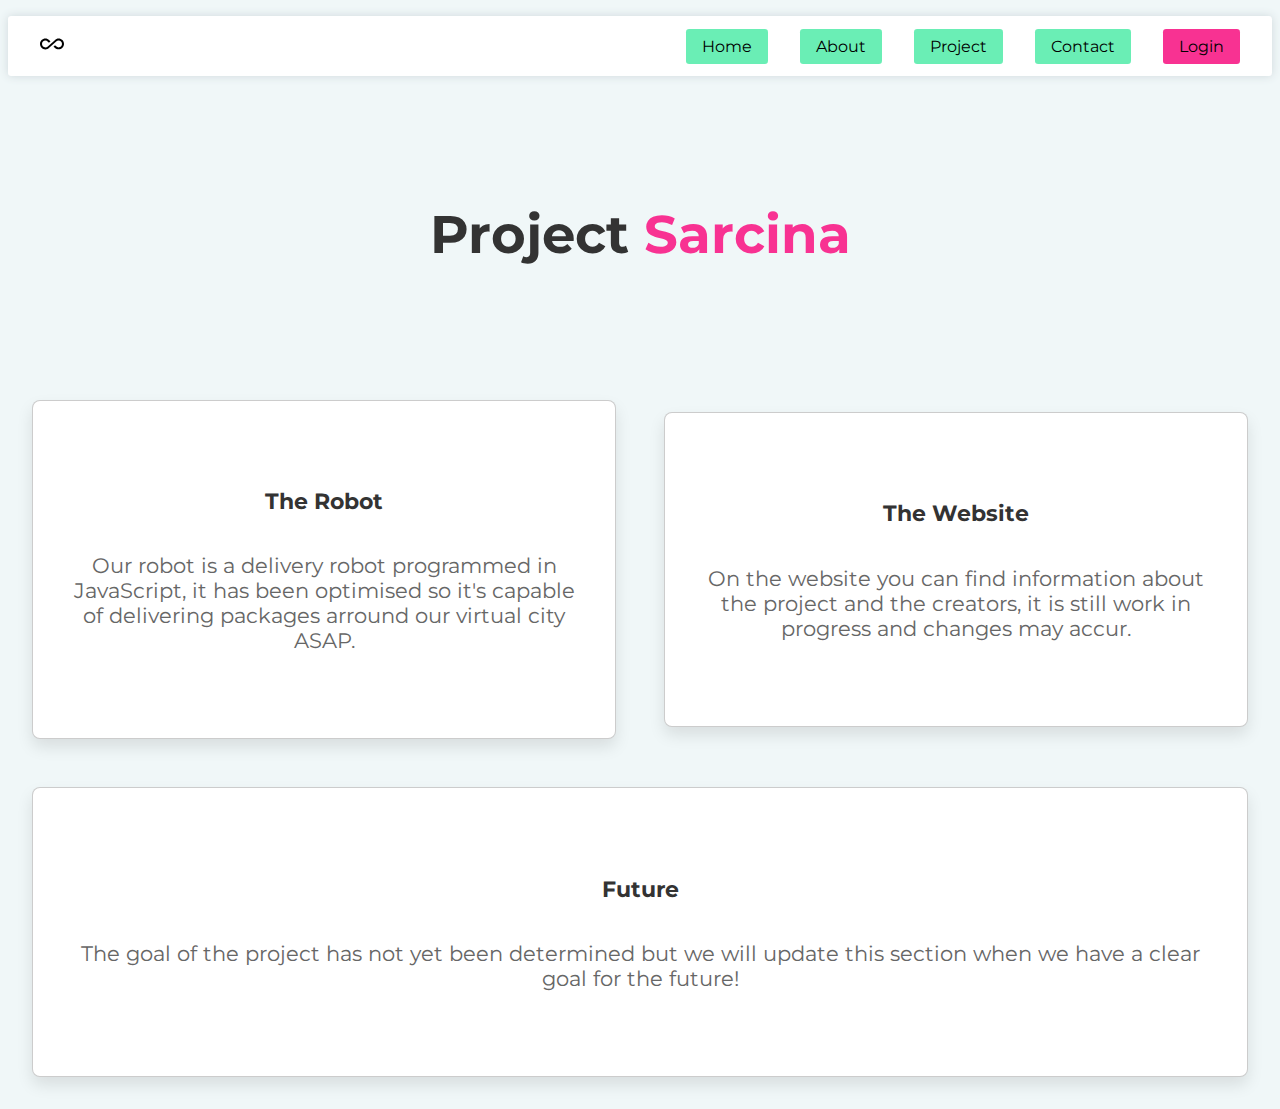
<file: index.html>
<!DOCTYPE html>
<html lang="en">

<head>
	<!-- META -->
	<meta charset="UTF-8" />
	<meta name="viewport" content="width=device-width, initial-scale=1.0" />
	<meta http-equiv="X-UA-Compatible" content="ie=edge" />

	<!-- CSS -->
	<link rel="stylesheet" href="styles/town.css" />
	<link rel="stylesheet" href="styles/navbar.css" />
	<link rel="stylesheet" href="styles/home.css" />
	<link rel="stylesheet" href="https://fonts.googleapis.com/css?family=Montserrat:400,400i,700">

	<!-- Javascript -->

	<title>Project Sarcina</title>

</head>

<body>
	<!-- Navbar -->
	<section>
		<nav>
			<ul class="nav-list">
				<li class="nav-item">
					<svg width="24" height="24" viewBox="0 0 24 24">
							<path d="M18.6,6.62C17.16,6.62 15.8,7.18 14.83,8.15L7.8,14.39C7.16,15.03 6.31,15.38 5.4,15.38C3.53,15.38 2,13.87 2,12C2,10.13 3.53,8.62 5.4,8.62C6.31,8.62 7.16,8.97 7.84,9.65L8.97,10.65L10.5,9.31L9.22,8.2C8.2,7.18 6.84,6.62 5.4,6.62C2.42,6.62 0,9.04 0,12C0,14.96 2.42,17.38 5.4,17.38C6.84,17.38 8.2,16.82 9.17,15.85L16.2,9.61C16.84,8.97 17.69,8.62 18.6,8.62C20.47,8.62 22,10.13 22,12C22,13.87 20.47,15.38 18.6,15.38C17.7,15.38 16.84,15.03 16.16,14.35L15,13.34L13.5,14.68L14.78,15.8C15.8,16.81 17.15,17.37 18.6,17.37C21.58,17.37 24,14.96 24,12C24,9 21.58,6.62 18.6,6.62Z"
							/> </svg>
				</li>
				<li class="nav-item">
					<a href="index.html">Home</a>
				</li>
				<li class="nav-item">
					<a href="about.html">About</a>
				</li>
				<li class="nav-item">
					<a href="project.html">Project</a>
				</li>
      <li class="nav-item">
        <a href="contact.html">Contact</a>
      </li>
        <li class="nav-item-2">
          <a href="login.html">Login</a>
      </li>
    </ul>
  </nav>
         
<!-- Title -->
<br>
<br>
<br>
<section class="home" id="home">

    <div class="content">
        <h3>Project <span>Sarcina</span></h3>
    </div>

</section>


<!-- features -->
<br>
<br>
<br>
<section class="features" id="features">

    <div class="box-container">

        <div class="box">
            <h3>The Robot</h3>
            <p>Our robot is a delivery robot programmed in JavaScript, it has been optimised so it's capable of delivering packages arround our virtual city ASAP.</p>
        </div>

        <div class="box">
            <h3>The Website</h3>
            <p>On the website you can find information about the project and the creators, it is still work in progress and changes may accur.</p>
        </div>

        <div class="box">
            <h3>Future</h3>
            <p>The goal of the project has not yet been determined but we will update this section when we have a clear goal for the future!</p>
        </div>

    </div>

</section>
</body>
</html>
</file>
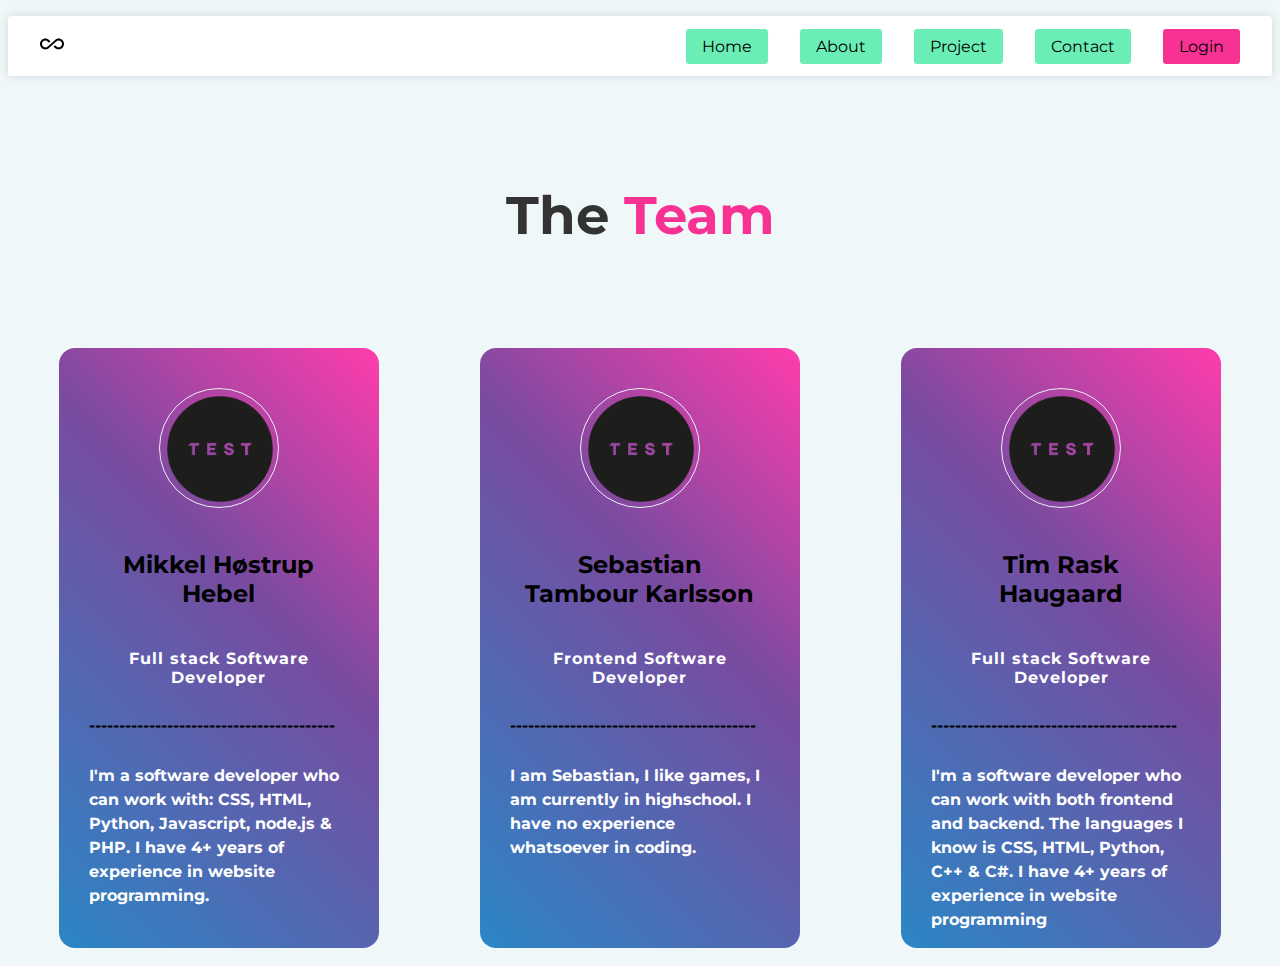
<file: about.html>
<!DOCTYPE html>
<html lang="en">
    <head>
        <!-- META -->
        <meta charset="UTF-8" />
        <meta name="viewport" content="width=device-width, initial-scale=1.0" />
        <meta http-equiv="X-UA-Compatible" content="ie=edge" />

        <!-- CSS -->
        <link rel="stylesheet" href="styles/navbar.css"/>
        <link rel="stylesheet" href="styles/aboutcards.css" />
        <link rel="stylesheet" href="styles/home.css" />

        <link rel="stylesheet" href="https://fonts.googleapis.com/css?family=Montserrat:400,400i,700" >

        <title>Project Sarcina</title>

    </head>
    <body>
      <!-- Navbar -->
      <section>
  <nav>
    <ul class="nav-list">
      <li class="nav-item">
        <svg width="24" height="24" viewBox="0 0 24 24">
            <path d="M18.6,6.62C17.16,6.62 15.8,7.18 14.83,8.15L7.8,14.39C7.16,15.03 6.31,15.38 5.4,15.38C3.53,15.38 2,13.87 2,12C2,10.13 3.53,8.62 5.4,8.62C6.31,8.62 7.16,8.97 7.84,9.65L8.97,10.65L10.5,9.31L9.22,8.2C8.2,7.18 6.84,6.62 5.4,6.62C2.42,6.62 0,9.04 0,12C0,14.96 2.42,17.38 5.4,17.38C6.84,17.38 8.2,16.82 9.17,15.85L16.2,9.61C16.84,8.97 17.69,8.62 18.6,8.62C20.47,8.62 22,10.13 22,12C22,13.87 20.47,15.38 18.6,15.38C17.7,15.38 16.84,15.03 16.16,14.35L15,13.34L13.5,14.68L14.78,15.8C15.8,16.81 17.15,17.37 18.6,17.37C21.58,17.37 24,14.96 24,12C24,9 21.58,6.62 18.6,6.62Z" /> </svg>
      </li>
      <li class="nav-item">
        <a href="index.html">Home</a>
      </li>
      <li class="nav-item">
        <a href="about.html">About</a>
      </li>
      <li class="nav-item">
        <a href="project.html">Project</a>
      </li>
      <li class="nav-item">
        <a href="contact.html">Contact</a>
      </li>
            <li class="nav-item-2">
        <a href="login.html">Login</a>
      </li>
    </ul>
  </nav>
  </section>


<!-- Title -->     
<section class="home" id="home">

    <div class="content">
        <br> </br>
        <h3>The <span>Team </span></h3>
        <br> </br>
    </div>

</section>

<!-- About us Cards -->
<div class="container">
		<div class="card">
			<div class="imgBox"><img src="img/m.jpg"></div>
			<h4>Mikkel Høstrup Hebel</h4>
			<h5>Full stack Software Developer</h5>
      <p2>-----------------------------------------</p2>
			<p>I'm a software developer who can work with: CSS, HTML, Python, Javascript, node.js & PHP. I have 4+ years of experience in website programming.</p>
		</div>

		<div class="card">
			<div class="imgBox"><img src="img/s.jpg"></div>
			<h4>Sebastian Tambour Karlsson</h4>
			<h5>Frontend Software Developer</h5>
      <p2>-----------------------------------------</p2>
			<p>I am Sebastian, I like games, I am currently in highschool. I have no experience whatsoever in coding.</p>
		</div>
		
		<div class="card">
			<div class="imgBox"><img src="img/t.jpg"></div>
			<h4>Tim Rask Haugaard</h4>
			<h5>Full stack Software Developer</h5>
      <p2>-----------------------------------------</p2>
			<p>I'm a software developer who can work with both frontend and backend. The languages ​​I know is CSS, HTML, Python, C++ & C#. I have 4+ years of experience in website programming</p>
		</div>
		
	</div>
  </section>
  </body>
  </html>
</file>
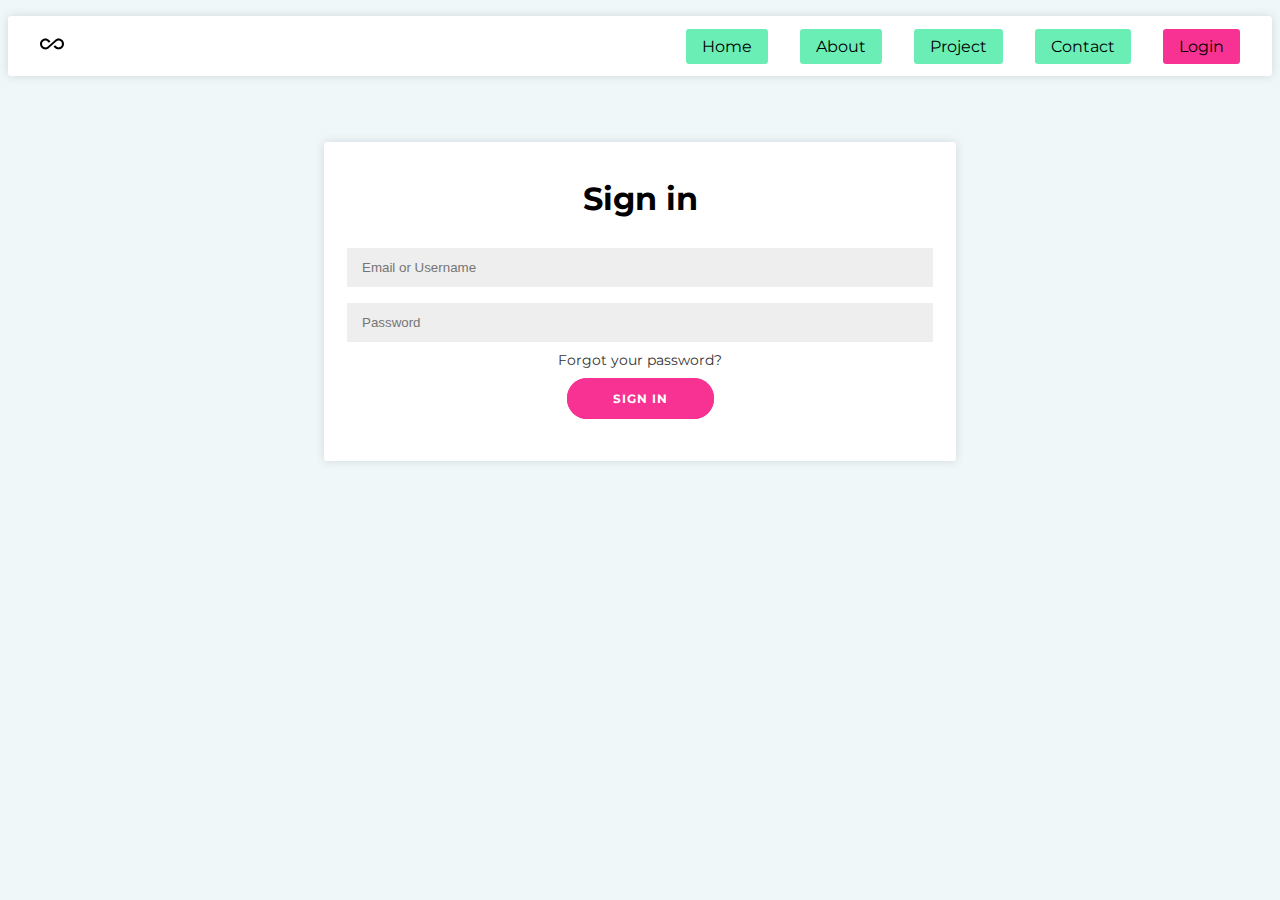
<file: login.html>
<!DOCTYPE html>
<html lang="en">

<head>
	<!-- META -->
	<meta charset="UTF-8" />
	<meta name="viewport" content="width=device-width, initial-scale=1.0" />
	<meta http-equiv="X-UA-Compatible" content="ie=edge" />

	<!-- CSS -->
	<link rel="stylesheet" href="styles/navbar.css" />
	<link rel="stylesheet" href="styles/login.css" />
	<link rel="stylesheet" href="https://fonts.googleapis.com/css?family=Montserrat:400,400i,700">
  <link rel="stylesheet" href="styles/town.css" />

	<title>Project Sarcina</title>

</head>

<body>
	<!-- Navbar -->
	<section>
		<nav>
			<ul class="nav-list">
				<li class="nav-item">
					<svg width="24" height="24" viewBox="0 0 24 24">
							<path d="M18.6,6.62C17.16,6.62 15.8,7.18 14.83,8.15L7.8,14.39C7.16,15.03 6.31,15.38 5.4,15.38C3.53,15.38 2,13.87 2,12C2,10.13 3.53,8.62 5.4,8.62C6.31,8.62 7.16,8.97 7.84,9.65L8.97,10.65L10.5,9.31L9.22,8.2C8.2,7.18 6.84,6.62 5.4,6.62C2.42,6.62 0,9.04 0,12C0,14.96 2.42,17.38 5.4,17.38C6.84,17.38 8.2,16.82 9.17,15.85L16.2,9.61C16.84,8.97 17.69,8.62 18.6,8.62C20.47,8.62 22,10.13 22,12C22,13.87 20.47,15.38 18.6,15.38C17.7,15.38 16.84,15.03 16.16,14.35L15,13.34L13.5,14.68L14.78,15.8C15.8,16.81 17.15,17.37 18.6,17.37C21.58,17.37 24,14.96 24,12C24,9 21.58,6.62 18.6,6.62Z"
							/> </svg>
				</li>
				<li class="nav-item">
					<a href="index.html">Home</a>
				</li>
				<li class="nav-item">
					<a href="about.html">About</a>
				</li>
				<li class="nav-item">
					<a href="project.html">Project</a>
				</li>
      <li class="nav-item">
        <a href="contact.html">Contact</a>
      </li>
        <li class="nav-item-2">
          <a href="login.html">Login</a>
      </li>
    </ul>
  </nav>

  	<!-- Login form -->
<div class="login" style="align:center;">
	<div class="sign-in-container">
			<h1>Sign in</h1>
			<input type="email" placeholder="Email or Username" />
			<input type="password" placeholder="Password" />
			<a href="forgot-ps.html">Forgot your password?</a>
      <br> </br>
        <li class="item-sign-in">
          <a href="##">Sign In</a>
      </li>
      <br> </br>
	</div>
</div>
</body>
</html>
</file>
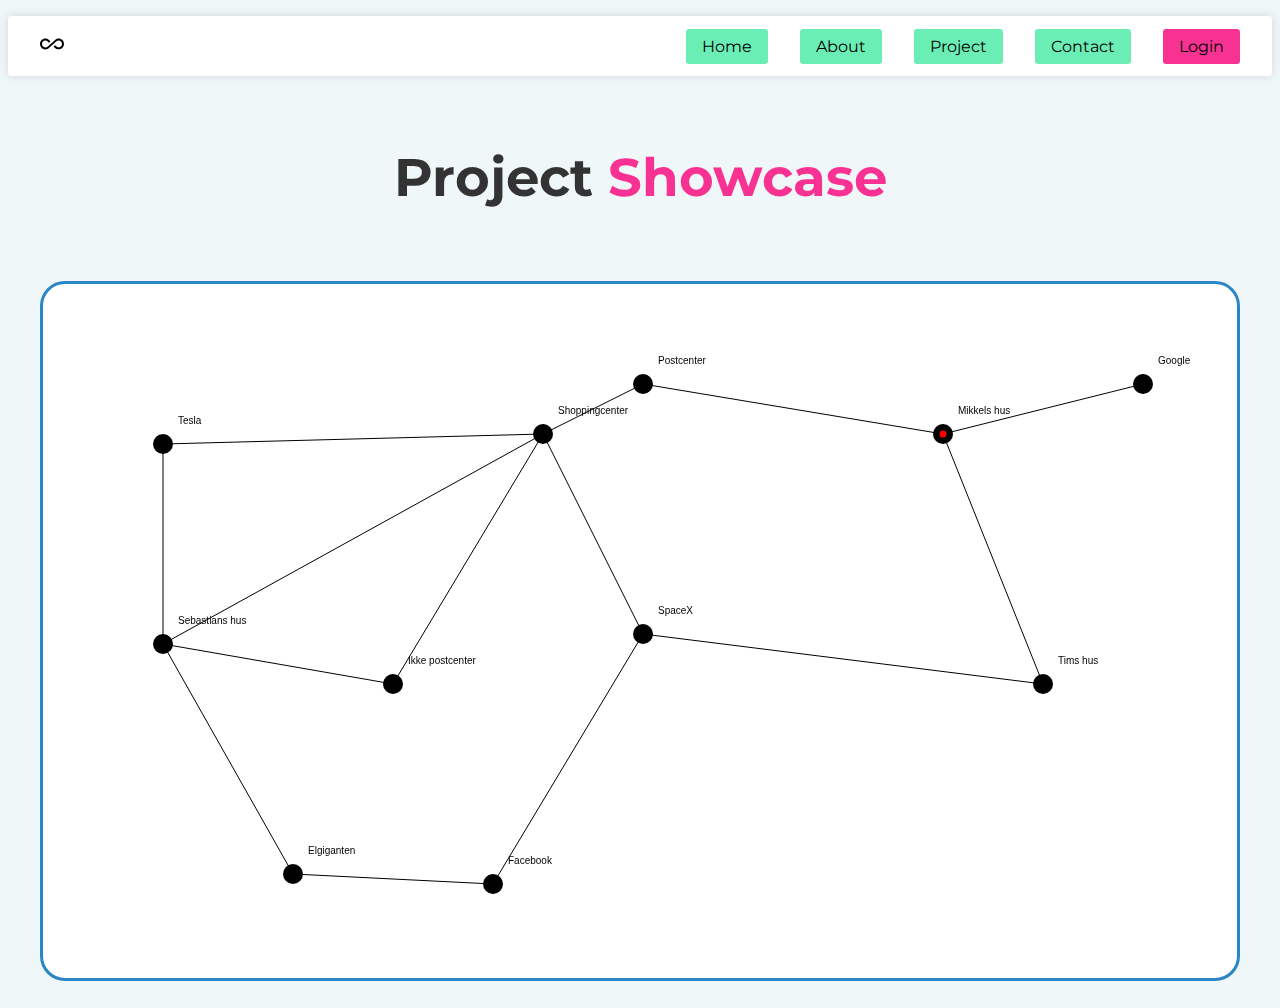
<file: project.html>
<!DOCTYPE html>
<html lang="en">
    <head>
        <!-- META -->
        <meta charset="UTF-8" />
        <meta name="viewport" content="width=device-width, initial-scale=1.0" />
        <meta http-equiv="X-UA-Compatible" content="ie=edge" />

        <!-- CSS -->
        <link rel="stylesheet" href="styles/town.css" />
        <link rel="stylesheet" href="styles/navbar.css" />
        <link rel="stylesheet" href="https://fonts.googleapis.com/css?family=Montserrat:400,400i,700">

        <!-- Javascript -->
        <script src="scripts/data.js" defer></script>
        <script src="scripts/visual.js" defer></script>
        <script src="scripts/town.js" defer></script>
        <script src="scripts/main.js" defer></script>

        <title>Project Sarcina</title>

    </head>
    <body>
      <!-- Navbar -->
      <section>
  <nav>
    <ul class="nav-list">
      <li class="nav-item">
        <svg width="24" height="24" viewBox="0 0 24 24">
            <path d="M18.6,6.62C17.16,6.62 15.8,7.18 14.83,8.15L7.8,14.39C7.16,15.03 6.31,15.38 5.4,15.38C3.53,15.38 2,13.87 2,12C2,10.13 3.53,8.62 5.4,8.62C6.31,8.62 7.16,8.97 7.84,9.65L8.97,10.65L10.5,9.31L9.22,8.2C8.2,7.18 6.84,6.62 5.4,6.62C2.42,6.62 0,9.04 0,12C0,14.96 2.42,17.38 5.4,17.38C6.84,17.38 8.2,16.82 9.17,15.85L16.2,9.61C16.84,8.97 17.69,8.62 18.6,8.62C20.47,8.62 22,10.13 22,12C22,13.87 20.47,15.38 18.6,15.38C17.7,15.38 16.84,15.03 16.16,14.35L15,13.34L13.5,14.68L14.78,15.8C15.8,16.81 17.15,17.37 18.6,17.37C21.58,17.37 24,14.96 24,12C24,9 21.58,6.62 18.6,6.62Z" /> </svg>
      </li>
      <li class="nav-item">
        <a href="index.html">Home</a>
      </li>
      <li class="nav-item">
        <a href="about.html">About</a>
      </li>
      <li class="nav-item">
        <a href="project.html">Project</a>
      </li>
      <li class="nav-item">
        <a href="contact.html">Contact</a>
      </li>
      <li class="nav-item-2">
        <a href="login.html">Login</a>
      </li>
    </ul>
  </nav>
  </section>

<!-- Title -->
<section class="title" id="title">
    <div class="content">
        <h3>Project <span>Showcase </span></h3>
    </div>
</section>

  <!-- Main robot map -->
  <br>
        <main>
          <div class="canvas">
            <canvas id="town" width="1200px" height="700px"> </canvas>
            <p id="msgBox"></p>
          </div>
        </main>
  <br>
    </body>
</html>
</file>
<file: styles/town.css>
:root {
    --canvas-height: 700px;
    --canvas-width: 1200px;
}

 /* *{
	margin: 0;
	padding: 0;
	box-sizing: border-box;
} 

/*   Title skrift */
.title{
    display: flex;
    align-items: center;
    justify-content: center;
    background-size: cover;
    background-position: center;
}

/*   Title skrift */
.title .content h3{
    font-size: 3.3rem;
    color:#333;
}

/*   Title Span skrift */
.title .content h3 span{
    color:#F83292;
}

/*   Canvas'et som roboten og byen skal være på (makes canvas responsive) */
main {
    grid-row: 2;
    grid-column: 2;
    height: var(--canvas-height);
    width: var(--canvas-width);
    background: #fff;
    border-radius: 25px;
    border-style: solid;
    border-color:#2B86C5;
    position: relative;
    padding-left: 0;
    padding-right: 0;
    margin-left: auto;
    margin-right: auto;
    display: block;
}

#msgBox {
    position: absolute;
    top: 0;
    left: 0;
    z-index: 1;
    height: 1em;
    width: 100%;
    margin: 0 2em;
}
</file>
<file: styles/navbar.css>
*,
*:before,
*:after {
  box-sizing: border-box;
}

/*   Selve baggrunds farve & skrifttype (makes navbar responsive) */
body {
  font-family: Montserrat, sans-serif;
  background: #f0f7f8;
  width:auto;
  height:auto;
}

/*   Box around links */
.nav-list {
  background: white;
  box-shadow: 0px 0px 10px #cfd8dc;
  padding: 1rem 0;
  border-radius: 0.2rem;
  display: flex;
  justify-content: flex-end;
  align-items: center;
}

/*  Fikser så der ikke er nogle style på linksne */
.nav-item {
  list-style: none;
}

/*   Navbar Links design */
.nav-item a {
  text-decoration: none;
  color: black;
  margin-right: 2rem;
  font-size: 1rem;
  background: #6aeeb5;
  border: none;
  outline: none;
  border-radius: 0.2rem;
  padding: 0.5rem 1rem;
  cursor: pointer;
}

/*   Navbar Links hover effekt */
.nav-item a:hover {
  color: #fff;
}

/*  Fikser så der ikke er nogle style på Login knappen */
.nav-item-2 {
  list-style: none;
}

/*   Navbar Login knap design */
.nav-item-2 a {
  text-decoration: none;
  color: black;
  margin-right: 2rem;
  font-size: 1rem;
  background: #F83292;
  border: none;
  outline: none;
  border-radius: 0.2rem;
  padding: 0.5rem 1rem;
  cursor: pointer;
}

/*   Navbar Login hover effekt */
.nav-item-2 a:hover {
  color: #fff;
}

/*   Navbar right logo and left links */
.nav-item:first-child {
  margin-right: auto;
  margin-left: 2rem;
  
}
</file>
<file: styles/home.css>
@import url('https://fonts.googleapis.com/css2?family=Poppins:wght@100;200;300;400&display=swap');

/*   Sætter title i midten */
.home{
    display: flex;
    align-items: center;
    justify-content: center;
    background-size: cover;
    background-position: center;
    margin-left: auto;
    margin-right: auto;
}

/*   Title skrift */
.home .content h3{
    font-size: 3.3rem;
    color:#333;
}

/*   Title Span skrift */
.home .content h3 span{
    color:#F83292;
}

/*   Features box center fix (makes boxes responsive) */
.features .box-container{
    display: flex;
    align-items: center;
    justify-content: center;
    flex-wrap: wrap;
    top: 150px;
}

/*   Features box create */
.features .box-container .box{
    flex:1 1 30rem;
    background:#fff;
    border-radius: .5rem;
    border:.1rem solid rgba(0,0,0,.2);
    box-shadow: 0 .5rem 1rem rgba(0,0,0,.1);
    margin:1.5rem;
    padding:3rem 2rem;
    text-align: center;
}

/*   Features box overskrift */
.features .box-container .box h3{
    font-size: 1.4rem;
    color:#333;
    padding-top: 1rem;
}

/*   Features box text */
.features .box-container .box p{
    font-size: 1.3rem;
    color:#666;
    padding: 1rem 0;
}
</file>
<file: styles/aboutcards.css>
/* *{
	margin: 0;
	padding: 0;
	box-sizing: border-box;
}

/*   Containeren som indeholder alle 3 kort (makes about cards responsive) */
.container{
	position: relative;
	display: flex;
	justify-content: space-around;
	align-items: center;
	flex-wrap: wrap;
  width:auto;
  height:auto;
}

/*   Selve kort størelse/form og farve */
.card{
	width: 320px;
	height: 600px;
	padding: 40px 30px;
	margin: 10px;
	border-radius: 1rem;
  background-color: #FF3CAC;
  background-image: -webkit-linear-gradient(225deg, #FF3CAC 0%, #784BA0 40%, #2B86C5 100%);
  background-image: -moz-linear-gradient(225deg, #FF3CAC 0%, #784BA0 40%, #2B86C5 100%);
  background-image: -o-linear-gradient(225deg, #FF3CAC 0%, #784BA0 40%, #2B86C5 100%);
  background-image: linear-gradient(225deg, #FF3CAC 0%, #784BA0 40%, #2B86C5 100%);

}

/*   Billede box design */
.imgBox{
	width: 120px;
	height: 120px;
	border: 1px solid #eaeff5;
	margin: 0 auto;
	border-radius: 100px;
	overflow: hidden;

}

/*   Fisker billede størelse så det passer til .imgBox */
.imgBox img{
	width: inherit;
	height: inherit;
}

/*   h4 overskift */
h4{
	padding: 10px;
	text-align: center;
	font-size: 1.5rem;
	font-weight: bold;
}

/*   h5 overskrift */
h5{
	text-align: center;
	color: #ffffff;
	font-weight: bold;
	letter-spacing: 1px;
	font-size: 1rem;
}

/*   brødteks størelse 1 */
p{
	color: #ffffff;
	font-size: 1rem;
	font-weight: bold;
	padding: 10px 0;
	line-height: 1.5rem;
}

/*   brødteskt størelse 2 */
p2{
	color: #000;
	font-size: 1rem;
	font-weight: bold;
	padding: 10px 0;
	line-height: 1.5rem;
  text-align: center;
  text-decoration: none;
}
</file>
<file: styles/login.css>
@import url('https://fonts.googleapis.com/css?family=Montserrat:400,800');

/*   Design boksen omkring sign in form */
.login {
	background-color: #FFFFFF;
	display: flex;
	align-items: center;
	justify-content: center;
	flex-direction: column;
	text-align: center;
  background: white;
  box-shadow: 0px 0px 10px #cfd8dc;
  padding: 1rem 0;
  border-radius: 0.2rem;
  position: relative;
  top: 50px;
  bottom: 50px;
  width: 50%;
  margin-left: auto;
  margin-right: auto;
}

/*   Tekst felter */
input {
	background-color: #eee;
	border: none;
	padding: 12px 15px;
	margin: 8px 0;
	width: 100%;
  height: 30%;
}

/*   Overskift */
h2 {
	text-align: center;
}

/*   Tekst */
p {
	font-size: 14px;
	font-weight: 100;
	line-height: 20px;
	letter-spacing: 0.5px;
	margin: 20px 0 30px;
}

/*   Skift under Sign in */
span {
	font-size: 12px;
}

/*   Forgot password link */
a {
	color: #333;
	font-size: 14px;
	text-decoration: none;
	margin: 15px 0;
}

/*   Sign in button */
.item-sign-in a {
	border-radius: 20px;
	border: 1px solid #F83292;
	background-color: #F83292;
	color: #FFFFFF;
	font-size: 12px;
	font-weight: bold;
	padding: 12px 45px;
	letter-spacing: 1px;
	text-transform: uppercase;
}

.item-sign-in {
  list-style: none;
}
</file>
